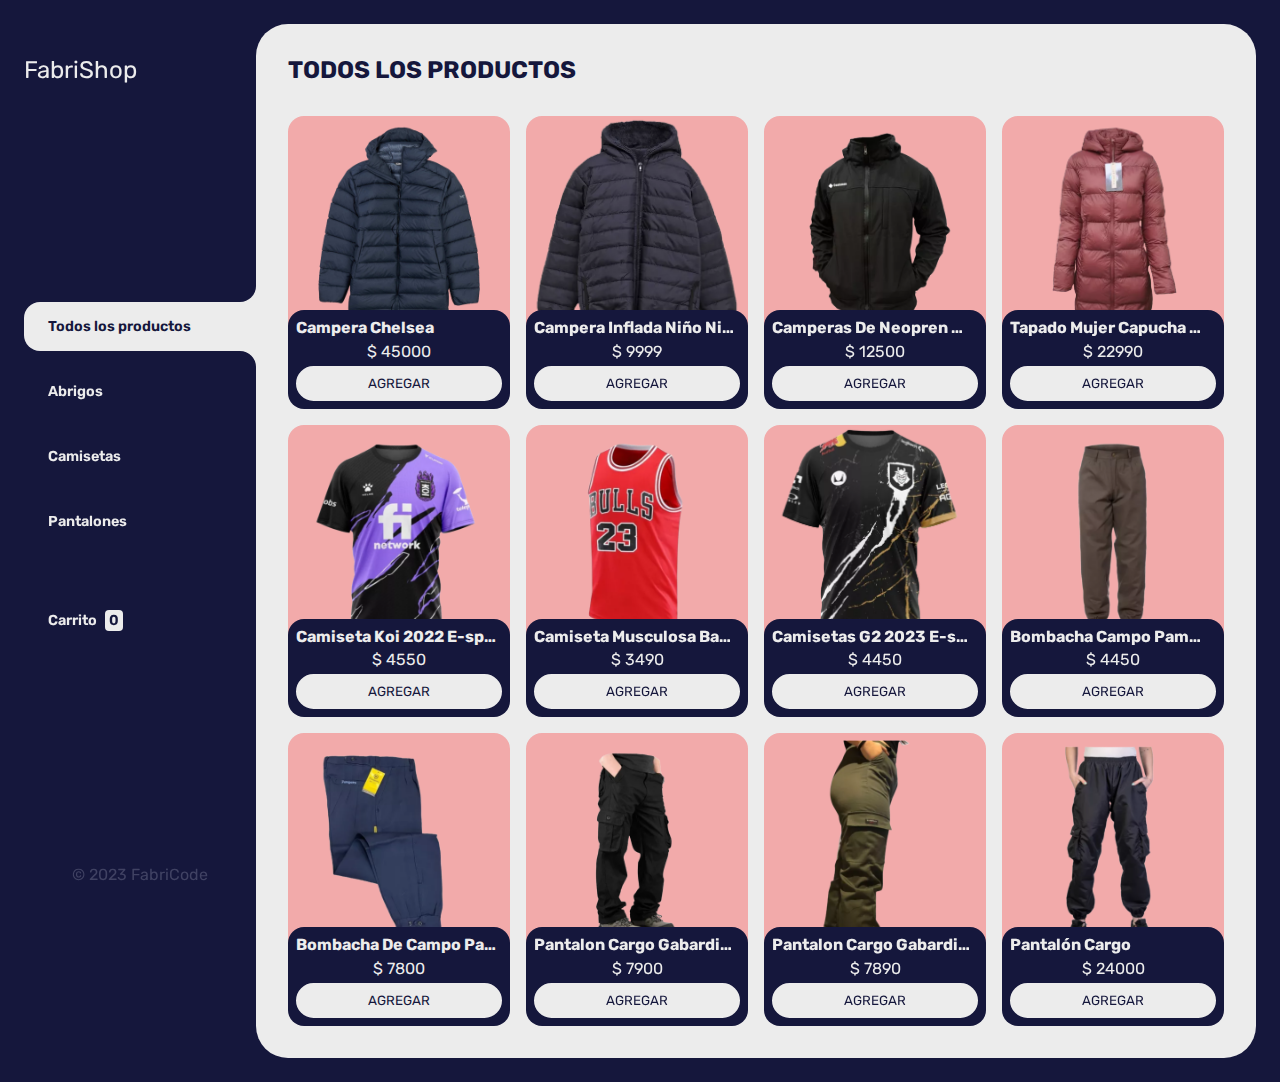
<file: index.html>
<!DOCTYPE html>
<html lang="es">
<head>
    <meta charset="UTF-8">
    <meta http-equiv="X-UA-Compatible" content="IE=edge">
    <meta name="viewport" content="width=device-width, initial-scale=1.0">
    <title>FabriShop</title>

    <link rel="stylesheet" href="https://cdn.jsdelivr.net/npm/bootstrap-icons@1.10.2/font/bootstrap-icons.css" integrity="sha384-b6lVK+yci+bfDmaY1u0zE8YYJt0TZxLEAFyYSLHId4xoVvsrQu3INevFKo+Xir8e" crossorigin="anonymous">
    <link rel="stylesheet" href="./css/main.css">
</head>
<body>

    <div class="wrapper">
        <aside>
            <header>
                <h1 class="logo">FabriShop</h1>
            </header>
            <nav>
                <ul class="menu">
                    <li>
                        <button id="todos" class="boton-menu boton-categoria active"><i class="bi bi-hand-index-fill"></i>Todos los productos</button>
                    </li>
                    <li>
                        <button id="abrigos" class="boton-menu boton-categoria"><i class="bi bi-hand-index"></i>Abrigos</button>
                    </li>
                    <li>
                        <button id="camisetas" class="boton-menu boton-categoria"><i class="bi bi-hand-index"></i>Camisetas</button>
                    </li>
                    <li>
                        <button id="pantalones" class="boton-menu boton-categoria"><i class="bi bi-hand-index"></i>Pantalones</button>
                    </li>
                    <li>
                        <a class="boton-menu boton-carrito" href="./carrito.html">
                            <i class="bi bi-cart-fill"></i>Carrito <span id="numerito" class="numerito">0</span>
                        </a>
                    </li>
                </ul>
            </nav>
            <footer>
                <p class="texto-footer">© 2023 FabriCode</p>
            </footer>
        </aside>
        <main>
            <h2 id="titulo-principal" class="titulo-principal">Todos los productos</h2>
            <div id="contenedor-productos" class="contenedor-productos">
                <!-- CARGA DE PRODUCTOS DESDE JS -->
            </div>
        </main>
    </div>

    <script src="./js/main.js"></script>
</body>
</html>
</file>
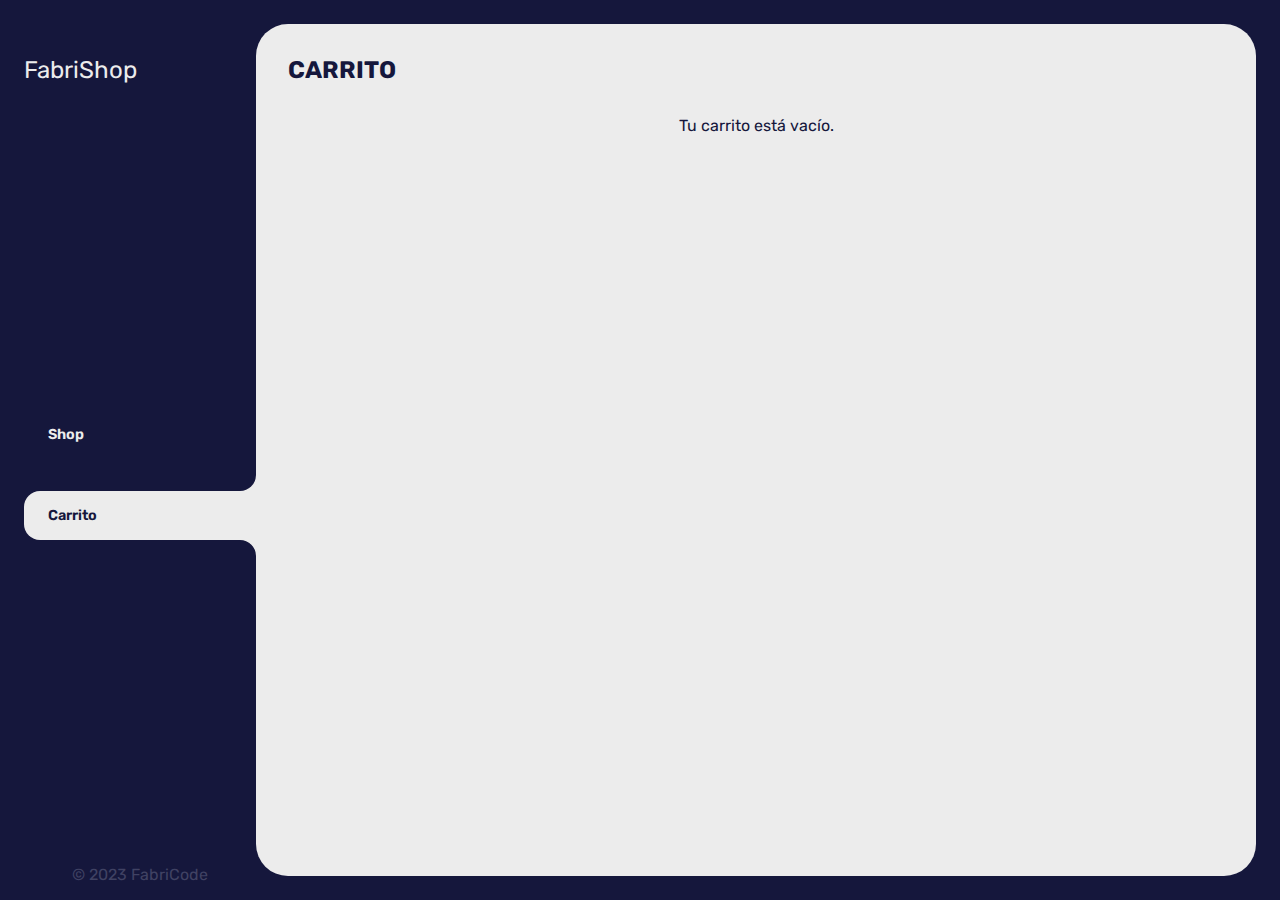
<file: carrito.html>
<!DOCTYPE html>
<html lang="es">
<head>
    <meta charset="UTF-8">
    <meta http-equiv="X-UA-Compatible" content="IE=edge">
    <meta name="viewport" content="width=device-width, initial-scale=1.0">
    <title>FabriShop</title>

    <link rel="stylesheet" href="https://cdn.jsdelivr.net/npm/bootstrap-icons@1.10.2/font/bootstrap-icons.css" integrity="sha384-b6lVK+yci+bfDmaY1u0zE8YYJt0TZxLEAFyYSLHId4xoVvsrQu3INevFKo+Xir8e" crossorigin="anonymous">
    <link rel="stylesheet" href="./css/main.css">
</head>
<body>

    <div class="wrapper">
        <aside>
            <header>
                <h1 class="logo">FabriShop</h1>
            </header>
            <nav>
                <ul>
                    <li>
                        <a class="boton-menu boton-volver" href="./index.html">
                            <i class="bi bi-arrow-left"></i>Shop
                        </a>
                    </li>
                    <li>
                        <a class="boton-menu boton-carrito active" href="./carrito.html">
                            <i class="bi bi-cart-fill"></i>Carrito
                        </a>
                    </li>
                </ul>
            </nav>
            <footer>
                <p class="texto-footer">© 2023 FabriCode</p>
            </footer>
        </aside>
        <main>
            <h2 class="titulo-principal">Carrito</h2>
            <div class="contenedor-carrito">
                <p id="carrito-vacio" class="carrito-vacio">Tu carrito está vacío. <i class="bi bi-emoji-frown"></i></p>

                <div id="carrito-productos" class="carrito-productos disabled">

                    <!-- CARGA JS -->

                </div>

                <div id="carrito-acciones" class="carrito-acciones disabled">
                    <div class="carrito-acciones-L">
                        <button class="carrito-acciones-vaciar">Vaciar</button>
                    </div>
                    <div class="carrito-acciones-R">
                        <div class="carrito-acciones-total">
                            <p>Total:</p>
                            <p id="total">$ 39.600</p>
                        </div>
                        <button class="carrito-acciones-comprar">COMPRAR AHORA</button>
                    </div>
                </div>

                <p id="carrito-comprado" class="carrito-comprado disabled">Muchas gracias por su compra!!<i class="bi bi-emoji-laughing"></i></p>

            </div>
        </main>
    </div>

    <script src="./js/carrito.js"></script>
</body>
</html>
</file>
<file: css/main.css>
@import url('https://fonts.googleapis.com/css2?family=Dela+Gothic+One&family=Rubik:wght@300;400;500;600;700;800;900&display=swap');

:root {
    --clr-white: #ececec;
    --clr-gray: #e2e2e2;
    --clr-red: #961818;
    --clr-main: #15173c;
    --clr-footer: #404263;
}

* {
    margin: 0;
    padding: 0;
    box-sizing: border-box;
    font-family: 'Rubik', sans-serif;
}

h1, h2, h3, h4, h5, h6, p, a, input, textarea, ul {
    margin: 0;
    padding: 0;
}

ul {
    list-style-type: none;
}

a {
    text-decoration: none;
}

/* RESET */

.wrapper {
    display: grid;
    grid-template-columns: 1fr 4fr;
    background-color: var(--clr-main);
}

aside {
    padding: 3.5rem 0rem 1rem 1.5rem;
    color: var(--clr-white);
    position: sticky;
    top: 0;
    height: 100vh;
    display: flex;
    flex-direction: column;
    justify-content: space-between;
}

main {
    margin: 1.5rem;
    margin-left: 0;
    border-radius: 2rem;
    padding: 2rem;
    background-color: var(--clr-white);
}


/* DENTRO DE ASIDE */


.logo {
    font-weight:400;
    font-size: 1.5rem;
}

.menu {
    display: flex;
    flex-direction: column;
    gap: 1rem;
}

.bi-hand-index-fill,
.bi-hand-index {
    transform:rotateZ(90deg);
}

.boton-menu {
    border: 0;
    background-color: transparent;
    color: var(--clr-white);
    font-size: .9rem;
    font-weight: 600;
    cursor: pointer;
    display: flex;
    gap: .5rem;
    width: 100%;
    padding: 1rem;
    align-items: center;
}

.boton-menu.active{
    background-color: var(--clr-white);
    color: var(--clr-main);
    border-top-left-radius: 1rem;
    border-bottom-left-radius: 1rem;
    position: relative;
}

.boton-menu.active::before {
    content:'';
    position: absolute;
    border-bottom-right-radius: 1rem;
    width: 1rem;
    height: 2rem;
    bottom: 100%;
    right: 0;
    background-color: transparent;
    box-shadow: 0 1rem 0 var(--clr-white);   
}

.boton-menu.active::after {
    content:'';
    position: absolute;
    border-top-right-radius: 1rem;
    width: 1rem;
    height: 2rem;
    top: 100%;
    right: 0;
    background-color: var(--clr-main);
    box-shadow: 0 -1rem 0 var(--clr-white);   
}

.boton-carrito {
    margin-top: 2rem;
}

.numerito {
    background-color: var(--clr-white);
    color: var(--clr-main);
    padding: .15rem .25rem;
    border-radius: .25rem;
}

.boton-carrito.active.numerito {
    background-color: var(--clr-main);
    color: var(--clr-white);
}

.texto-footer {
    color: var(--clr-footer);
    font-size: 1rem;
}


/* DENTRO DE MAIN */


.titulo-principal {
    color: var(--clr-main);
    margin-bottom: 2rem;
    text-transform: uppercase;
}

.contenedor-productos {
    display: grid;
    grid-template-columns: repeat(4,1fr);
    gap: 1rem;
}

.producto-imagen {
    max-width: 100%;
    background-color: rgb(255 16 16 / 30%);
    border-radius: 1rem;
}

.producto-detalles {
    background-color: var(--clr-main);
    color: var(--clr-white);
    padding: .5rem;
    border-radius: 1rem;
    margin-top: -2rem;
    position: relative;
    display: flex;
    flex-direction: column;
    gap: .3rem;
}

.producto-titulo {
    font-size: 1rem;
}

.producto-agregar {
    background-color: var(--clr-white);
    color: var(--clr-main);
    padding: .5rem;
    text-transform: uppercase;
    border-radius: 5rem;
    cursor: pointer;
    border: 2px solid var(--clr-white);
    transition: background-color .4s, color .2s;
}

.producto-agregar:hover {
    background-color: var(--clr-main);
    color: var(--clr-white);
}

/* CARRITO */

.contenedor-carrito {
    display: flex;
    flex-direction: column;
    gap: 1.5rem;
}

.carrito-vacio,
.carrito-comprado {
    color: var(--clr-main);
}

.carrito-productos {
    display: flex;
    flex-direction: column;
    gap: 1rem;
}

.carrito-producto {
    display: flex;
    justify-content: space-between;
    align-items: center;
    background-color: var(--clr-gray);
    color: var(--clr-main);
    padding: .5rem;
    padding-right: 1.5rem;
    border-radius: 1rem;
}

.carrito-producto-imagen {
    width: 4rem;
}

.carrito-producto small {
    font-size: .75rem;
}

.carrito-producto-eliminar {
    border: 0;
    background-color: transparent;
    color: red;
    cursor: pointer;
}

.carrito-acciones {
    display: flex;
    justify-content: space-between;
}

.carrito-acciones-vaciar {
    font-size: 1rem;
    border: 0;
    background-color: var(--clr-gray);
    padding: 1rem;
    border-radius: 1rem;
    color: var(--clr-main);
    text-transform: uppercase;
    cursor: pointer;
}

.carrito-acciones-R {
    display: flex;
}

.carrito-acciones-total {
    font-size: 1rem;
    gap: 1rem;
    display: flex;
    background-color: var(--clr-gray);
    padding: 1rem;
    border-bottom-left-radius: 1rem;
    border-top-left-radius: 1rem;
    color: var(--clr-main);
    text-transform: uppercase;
}

.carrito-acciones-eliminar {
    border: 0;
    background-color: var(--clr-main);
    padding: 1rem;
    border-radius: 1rem;
    color: var(--clr-white);
    text-transform: uppercase;
    cursor: pointer;
}

.carrito-acciones-comprar {
    color: var(--clr-white);
    font-size: 1rem;
    padding: 1rem;
    background-color: var(--clr-main);
    border: none;
    cursor: pointer;
    border-top-right-radius: 1rem;
    border-bottom-right-radius: 1rem;
}

/* EXTRAS */

h3 {
    max-width: 200px;
    white-space: nowrap;   
    overflow: hidden;
    text-overflow: ellipsis;
}

.carrito-producto-titulo h3:hover{
    max-width: 100%;
    white-space: normal;  
    overflow: visible;    
}

.carrito-producto-cantidad,
.carrito-producto-precio,
.carrito-producto-subtotal,
p{
    text-align: center;
}

.disabled {
    display: none;
}
</file>
